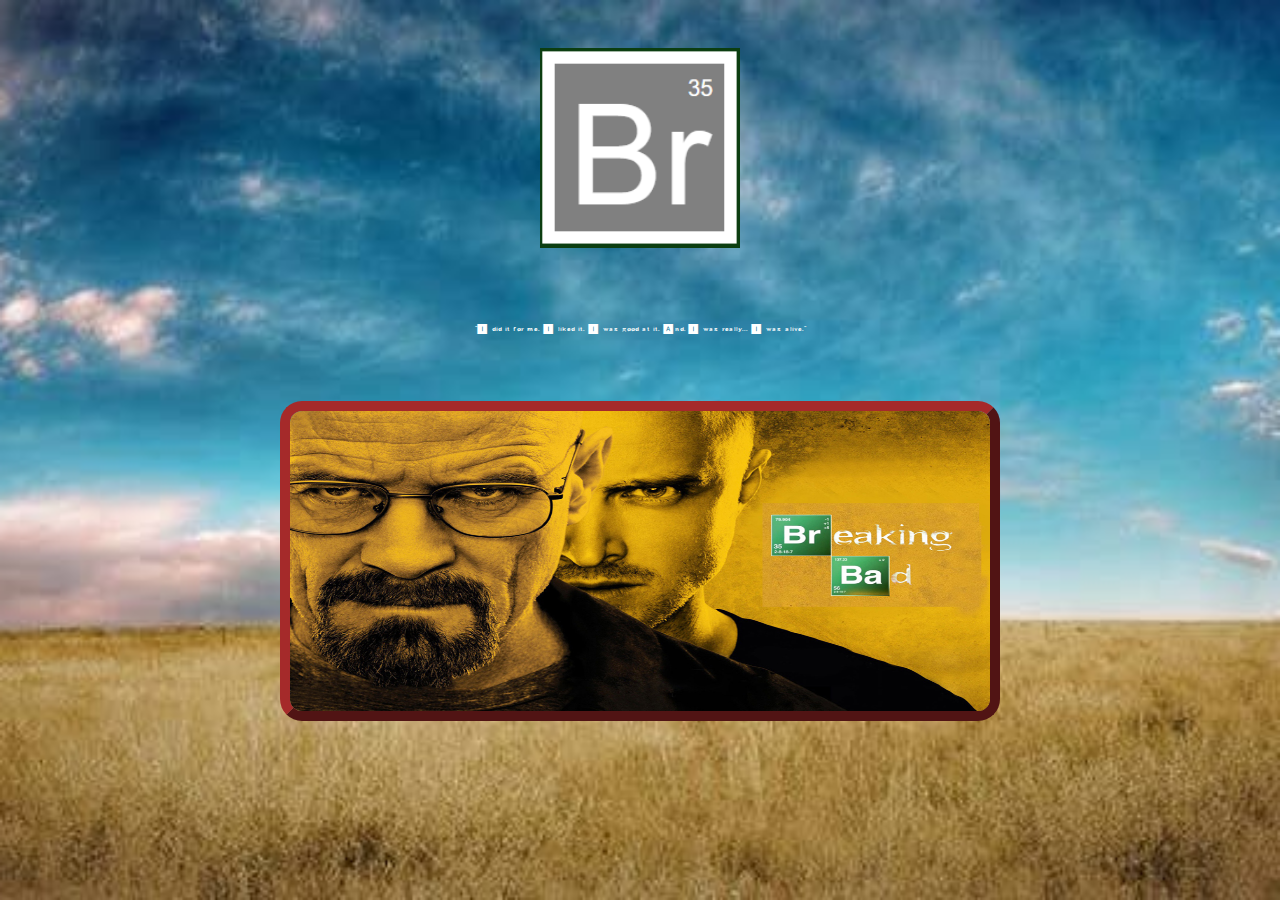
<file: index.html>
<!DOCTYPE html>
<html lang="es">
<head>
  <meta charset="UTF-8" />
  <title>Breaking Bad - Página Principal</title>
  <link rel="icon" type="image/png" href="img/icon.png" />
  <link rel="stylesheet" href="css/styles.css" />
</head>
<body class="index-body">

  <div class="logo-cont">
    <img 
      src="img/logo.PNG" 
      alt="Logo Breaking Bad" 
       
      class="logo"
    />
  </div>

  <div class="leyenda">
    <p>"I did it for me. I liked it. I was good at it. And, I was really... I was alive."</p>
  </div>

  <div class="poster-cont">
    <img 
      src="img/poster.jpg" 
      alt="Poster de Breaking Bad" 
      usemap="#bbmap"
      class="poster"
    />
    <map name="bbmap">
      <area 
        shape="rect"
        coords="481,103,661,143"
        href="formulario.html"
        alt="Breaking"
      />
      
      <area
        shape="rect"
        coords="541,144,625,185"
        href="tabla.html"
        alt="Bad"
      />
    </map>
  </div>

  </body>
</html>
</file>
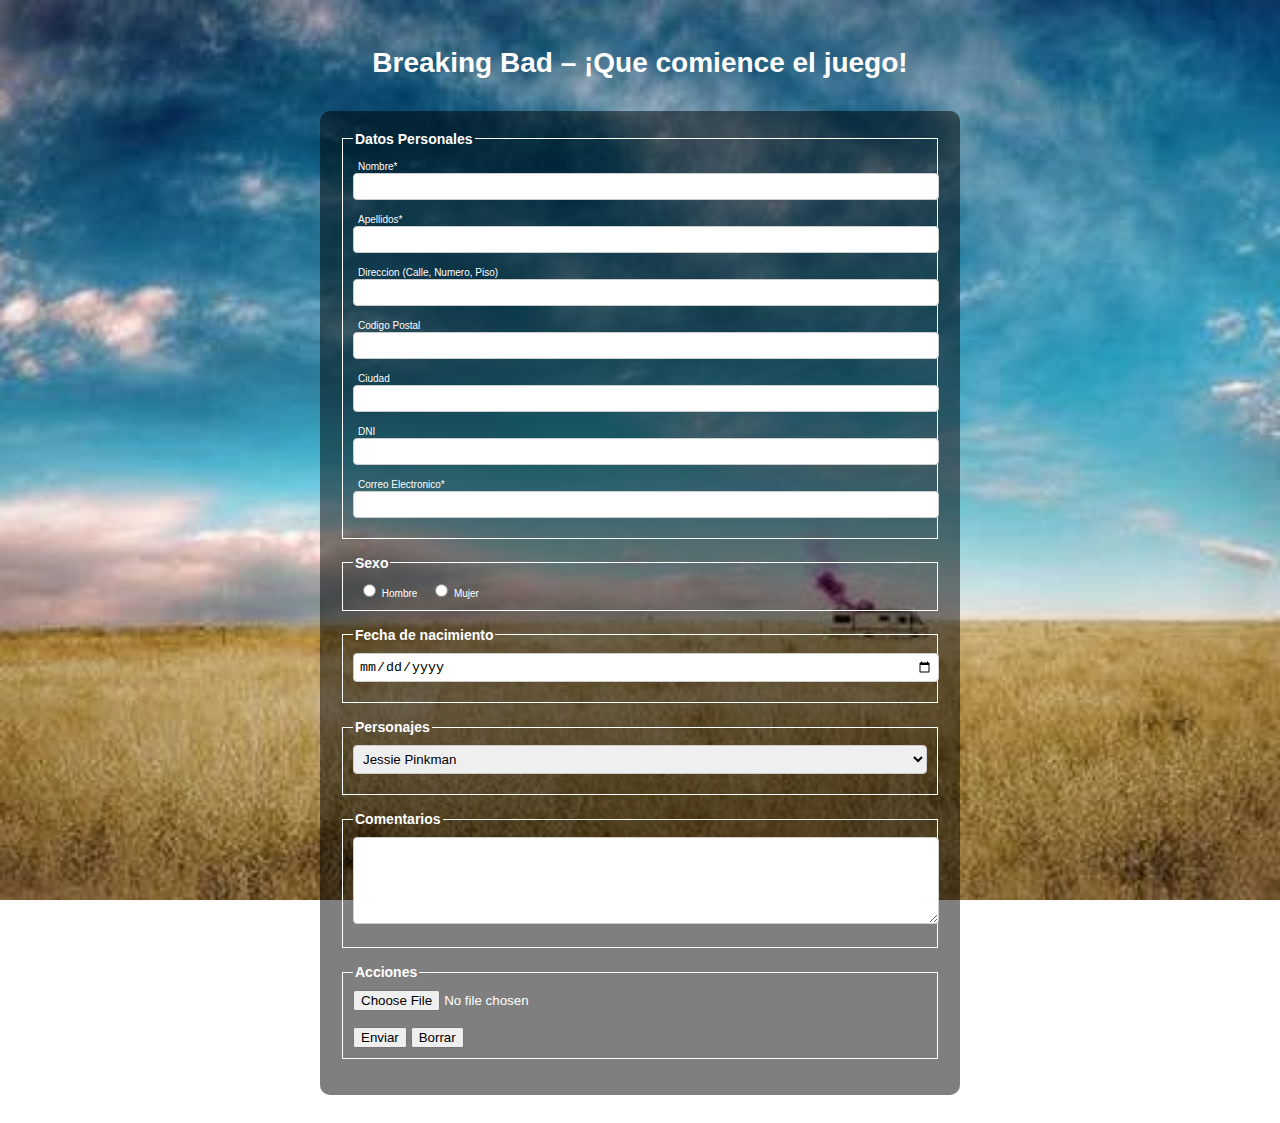
<file: formulario.html>
<!DOCTYPE html>
<html lang="es">
<head>
  <meta charset="UTF-8" />
  <title>Formulario - Breaking Bad</title>
  <link rel="icon" type="image/png" href="img/icon.png" />
  <link rel="stylesheet" href="css/styles.css" />
</head>
<body class="form-body">
  <h1 class="title">Breaking Bad – ¡Que comience el juego!</h1>

  <form 
    action="mailto:raul.rodriguez@proeducaglobal.com" 
    method="post" 
    enctype="text/plain"
  >
    <fieldset>
      <legend class="">Datos Personales</legend>
      
      <label for="nombre">Nombre*</label>
      <input type="text" id="nombre" name="nombre" required />

      <label for="apellidos">Apellidos*</label>
      <input type="text" id="apellidos" name="apellidos" required />

      <label for="direccion">Direccion (Calle, Numero, Piso)</label>
      <input type="text" id="direccion" name="direccion" />

      <label for="cp">Codigo Postal</label>
      <input type="text" id="cp" name="cp" />

      <label for="ciudad">Ciudad</label>
      <input type="text" id="ciudad" name="ciudad" />

      <label for="dni">DNI</label>
      <input type="text" id="dni" name="dni" />

      <label for="email">Correo Electronico*</label>
      <input type="email" id="email" name="email" required />
    </fieldset>

    <fieldset>
      <legend>Sexo</legend>
      <label>
        <input type="radio" name="sexo" value="hombre" />
        Hombre
      </label>
      <label>
        <input type="radio" name="sexo" value="mujer" />
        Mujer
      </label>
    </fieldset>

    <fieldset>
      <legend>Fecha de nacimiento</legend>
      <input type="date" name="fecha_nacimiento" />
    </fieldset>

    <fieldset>
      <legend>Personajes</legend>
      <select name="personaje">
        <option value="Jessie Pinkman">Jessie Pinkman</option>
        <option value="Walter White">Walter White</option>
        <option value="Saul Goodman">Saul Goodman</option>
        <option value="Gustavo Fring">Gustavo Fring</option>
        <option value="Pollos Hermanos">Pollos Hermanos</option>
        <option value="Otros">Otros personajes</option>
      </select>
    </fieldset>

    <fieldset>
      <legend>Comentarios</legend>
      <textarea name="comentarios" rows="5" cols="50"></textarea>
    </fieldset>

    <fieldset>
      <legend>Acciones</legend>
      <input type="file" id="archivo" name="archivo" />
      <br>
      <br>
      <input type="submit" value="Enviar" class="pointer"/>
      <input type="reset" value="Borrar" class="pointer"/>
    </fieldset>

  </form>
</body>
</html>
</file>
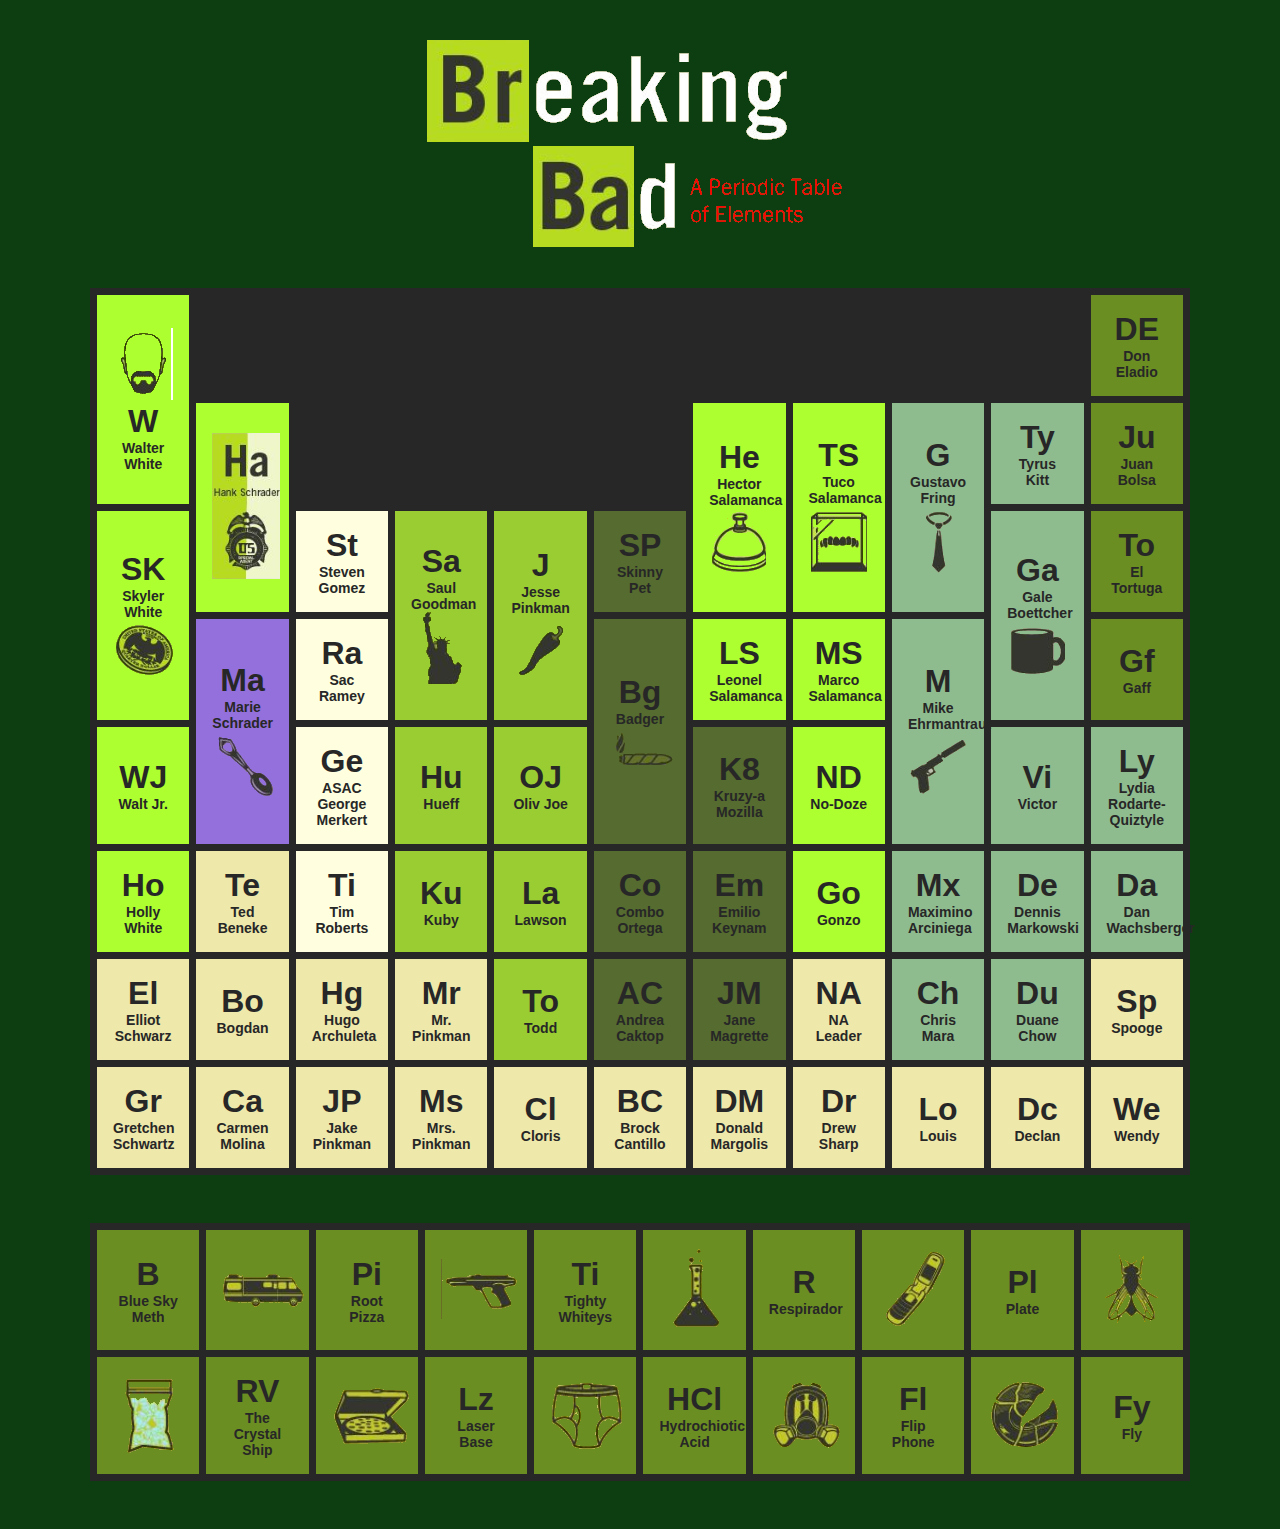
<file: tabla.html>
<!DOCTYPE html>
<html lang="es">
<head>
  <meta charset="UTF-8" />
  <title>Breaking Bad - Tabla Periódica</title>
  <link rel="stylesheet" href="css/styles.css" />
</head>
<body class="tabla-quimica">

  <header>
     <div class="cabecera">
        <img src="img/cabecera.png" alt="Logo Breaking Bad" />
     </div>
  </header>

      
 <main class="tabla-body">
    <table>
      <tr>
        <td rowspan="2">
          <img src="img/walterwhite.png" alt="Icono de Chile" class="icono" />
          <div class="simbolo">W</div>
          <div class="nombre">Walter White</div>
        </td>
        <td class="fondo"></td>
        <td class="fondo"></td>
        <td class="fondo"></td>
        <td class="fondo"></td>
        <td class="fondo"></td>
        <td class="fondo"></td>
        <td class="fondo"></td>
        <td class="fondo"></td>
        <td class="fondo"></td>
        <td class="oliva">
          <div class="simbolo">DE</div>
          <div class="nombre">Don Eladio</div>
        </td>
      </tr>

      <tr>
        
        <td rowspan="2">
          <img src="img/hankschrader.png" alt="Icono Hank" class="icono"/>
        </td>
        <td class="fondo"></td>
        <td class="fondo"></td>
        <td class="fondo"></td>
        <td class="fondo"></td>
        <td rowspan="2">
          <div class="simbolo">He</div>
          <div class="nombre">Hector Salamanca</div>
          <img src="img/hectorsalamanca.png" alt="Icono He" class="icono" />
        </td>
        <td rowspan="2">
          <div class="simbolo">TS</div>
          <div class="nombre">Tuco Salamanca</div>
          <img src="img/tucosalamanca.png" alt="Icono TS" class="icono" />
        </td>
        <td rowspan="2" class="sea">
          <div class="simbolo">G</div>
          <div class="nombre">Gustavo Fring</div>
          <img src="img/gustavofrink.png" alt="Icono He" class="icono" />
        </td>
        <td class="sea">
          <div class="simbolo">Ty</div>
          <div class="nombre">Tyrus Kitt</div></td>
        <td class="oliva">
          <div class="simbolo">Ju</div>
          <div class="nombre">Juan Bolsa</div>
        </td>
      </tr>

      <tr>
        <td rowspan="2">
          <div class="simbolo">SK</div>
          <div class="nombre">Skyler White</div>
          <img src="img/skylerwhite.png" alt="Icono SK" class="icono" />
        </td>
        <td class="claro">
          <div class="simbolo">St</div>
          <div class="nombre">Steven Gomez</div>
        </td>
        <td rowspan="2" class = "medio_verde">
          <div class="simbolo">Sa</div>
          <div class="nombre">Saul Goodman</div>
          <img src="img/saulgoodman.png" alt="Icono Saul" class="icono" />
        </td>
        <td rowspan="2" class = "medio_verde">
          <div class="simbolo">J</div>
          <div class="nombre">Jesse Pinkman</div>
          <img src="img/jessiepinkman.png" alt="Icono Jesse" class="icono" />
        </td>
        <td class="verde">
          <div class="simbolo">SP</div>
          <div class="nombre">Skinny Pet</div>
        </td>
        <td rowspan="2" class="sea">
          <div class="simbolo">Ga</div>
          <div class="nombre">Gale Boettcher</div>
          <img src="img/gale.png" alt="Icono Gale" class="icono" />
        </td>
        <td class="oliva">
          <div class="simbolo">To</div>
          <div class="nombre">El Tortuga</div>
        </td>
      </tr>

      <tr>
        <td rowspan="2" class="purple">
          <div class="simbolo">Ma</div>
          <div class="nombre">Marie Schrader</div>
          <img src="img/marieschrader.png" alt="Icono Marie" class="icono" />
        </td>
      
        <td class="claro">
          <div class="simbolo">Ra</div>
          <div class="nombre">Sac Ramey</div>
        </td>
        <td rowspan="2" class="verde">
          <div class="simbolo">Bg</div>
          <div class="nombre">Badger</div>
          <img src="img/badger.png" alt="Icono Badger" class="icono" />
        </td>
        <td>
          <div class="simbolo">LS</div>
          <div class="nombre">Leonel Salamanca</div>
        </td>
        <td>
          <div class="simbolo">MS</div>
          <div class="nombre">Marco Salamanca</div>
        </td>
        <td rowspan="2" class="sea">
          <div class="simbolo">M</div>
          <div class="nombre">Mike Ehrmantraut</div>
          <img src="img/mike.png" alt="Icono Mike" class="icono" />
        </td>
        <td class="oliva">
          <div class="simbolo">Gf</div>
          <div class="nombre">Gaff</div>
        </td>
      </tr>

      <tr>
        <td>
          <div class="simbolo">WJ</div>
          <div class="nombre">Walt Jr.</div>
        </td>
        <td class="claro">
          <div class="simbolo">Ge</div>
          <div class="nombre">ASAC George Merkert</div>
        </td>
        <td class = "medio_verde">
          <div class="simbolo">Hu</div>
          <div class="nombre">Hueff</div>
        </td>
        <td class = "medio_verde">
          <div class="simbolo">OJ</div>
          <div class="nombre">Oliv Joe</div>
        </td>
        <td class="verde">
          <div class="simbolo">K8</div>
          <div class="nombre">Kruzy-a Mozilla</div>
        </td>
        <td>
          <div class="simbolo">ND</div>
          <div class="nombre">No-Doze</div>
        </td>
        <td class="sea">
          <div class="simbolo">Vi</div>
          <div class="nombre">Victor</div>
        </td>
        <td class="sea">
          <div class="simbolo">Ly</div>
          <div class="nombre">Lydia Rodarte-Quiztyle</div>
        </td>
      </tr>

      <tr>
        <td>
          <div class="simbolo">Ho</div>
          <div class="nombre">Holly White</div>
        </td>
        <td class="verde_claro">
          <div class="simbolo">Te</div>
          <div class="nombre">Ted Beneke</div>
        </td>
        <td class="claro">
          <div class="simbolo">Ti</div>
          <div class="nombre">Tim Roberts</div>
        </td>
        <td class = "medio_verde">
          <div class="simbolo">Ku</div>
          <div class="nombre">Kuby</div>
        </td>
        <td class = "medio_verde">
          <div class="simbolo">La</div>
          <div class="nombre">Lawson</div>
        </td>
        <td class="verde">
          <div class="simbolo">Co</div>
          <div class="nombre">Combo Ortega</div>
        </td>
        <td class="verde">
          <div class="simbolo">Em</div>
          <div class="nombre">Emilio Keynam</div>
        </td>
        <td>
          <div class="simbolo">Go</div>
          <div class="nombre">Gonzo</div>
        </td>
        <td class="sea">
          <div class="simbolo">Mx</div>
          <div class="nombre">Maximino Arciniega</div>
        </td>
        <td class="sea">
          <div class="simbolo">De</div>
          <div class="nombre">Dennis Markowski</div>
        </td>
        <td class="sea">
          <div class="simbolo">Da</div>
          <div class="nombre">Dan Wachsberger</div>
        </td>
      </tr>

      <tr>
        <td class="verde_claro">
          <div class="simbolo">El</div>
          <div class="nombre">Elliot Schwarz</div>
        </td>
        <td class="verde_claro">
          <div class="simbolo">Bo</div>
          <div class="nombre">Bogdan</div>
        </td>
        <td class="verde_claro">
          <div class="simbolo">Hg</div>
          <div class="nombre">Hugo Archuleta</div>
        </td>
        <td class="verde_claro">
          <div class="simbolo">Mr</div>
          <div class="nombre">Mr. Pinkman</div>
        </td>
        <td class = "medio_verde">
          <div class="simbolo">To</div>
          <div class="nombre">Todd</div>
        </td>
        <td class="verde">
          <div class="simbolo">AC</div>
          <div class="nombre">Andrea Caktop</div>
        </td>
        <td class="verde">
          <div class="simbolo">JM</div>
          <div class="nombre">Jane Magrette</div>
        </td>
        <td class="verde_claro">
          <div class="simbolo">NA</div>
          <div class="nombre">NA Leader</div>
        </td>
        <td class="sea">
          <div class="simbolo">Ch</div>
          <div class="nombre">Chris Mara</div>
        </td>
        <td class="sea">
          <div class="simbolo">Du</div>
          <div class="nombre">Duane Chow</div>
        </td>
        <td class="verde_claro">
          <div class="simbolo">Sp</div>
          <div class="nombre">Spooge</div>
        </td>
      </tr>

      <tr class="verde_claro">
        <td>
          <div class="simbolo">Gr</div>
          <div class="nombre">Gretchen Schwartz</div>
        </td>
        <td>
          <div class="simbolo">Ca</div>
          <div class="nombre">Carmen Molina</div>
        </td>
        <td>
          <div class="simbolo">JP</div>
          <div class="nombre">Jake Pinkman</div>
        </td>
        <td>
          <div class="simbolo">Ms</div>
          <div class="nombre">Mrs. Pinkman</div>
        </td>
        <td>
          <div class="simbolo">Cl</div>
          <div class="nombre">Cloris</div>
        </td>
        <td>
          <div class="simbolo">BC</div>
          <div class="nombre">Brock Cantillo</div>
        </td>
        <td>
          <div class="simbolo">DM</div>
          <div class="nombre">Donald Margolis</div>
        </td>
        <td>
          <div class="simbolo">Dr</div>
          <div class="nombre">Drew Sharp</div>
        </td>
        <td>
          <div class="simbolo">Lo</div>
          <div class="nombre">Louis</div>
        </td>
        <td>
          <div class="simbolo">Dc</div>
          <div class="nombre">Declan</div>
        </td>
        <td>
          <div class="simbolo">We</div>
          <div class="nombre">Wendy</div>
        </td>
      </tr>
    </table>

    <table class = "table2">
      <tr>
        <td>
          <div class="simbolo">B</div>
          <div class="nombre">Blue Sky Meth</div>
        </td>
        <td><img src="img/bus.png" alt="bus" class="icono"></td>
        <td>
          <div class="simbolo">Pi</div>
          <div class="nombre">Root Pizza</div>
        </td>
        <td><img src="img/pistola.png" alt="pistola" class="icono"></td>
        <td>
          <div class="simbolo">Ti</div>
          <div class="nombre">Tighty Whiteys</div>
        </td>
        <td><img src="img/pocima.png" alt="pocima" class="icono"></td>
        <td>
          <div class="simbolo">R</div>
          <div class="nombre">Respirador</div>
        </td>
        <td><img src="img/movil.png" alt="movil" class="icono"></td>
        <td>
          <div class="simbolo">Pl</div>
          <div class="nombre">Plate</div>
        </td>
        <td><img src="img/mosca.png" alt="mosca" class="icono"></td>
      </tr>

      <tr>
        <td><img src="img/cristal.png" alt="cristal" class="icono"></td>
        <td>
          <div class="simbolo">RV</div>
          <div class="nombre">The Crystal Ship</div>
        </td>
        <td><img src="img/pizza.png" alt="pizza" class="icono"></td>
        <td>
          <div class="simbolo">Lz</div>
          <div class="nombre">Laser Base</div>
        </td>
        <td><img src="img/calzoncillos.png" alt="calzoncillos" class="icono"></td>
        <td>
          <div class="simbolo">HCl</div>
          <div class="nombre">Hydrochiotic Acid</div>
        </td>
        <td><img src="img/mascara.png" alt="mascara" class="icono"></td>
        <td>
          <div class="simbolo">Fl</div>
          <div class="nombre">Flip Phone</div>
        </td>
        <td><img src="img/plato.png" alt="plato" class="icono"></td>
        <td>
          <div class="simbolo">Fy</div>
          <div class="nombre">Fly</div>
        </td>
      </tr>
    </table>
  </main>

</body>
</html>
</file>
<file: css/styles.css>
@font-face {
    font-family: 'BreakingBad';
    src: url('../fonts/Breaking\ Bad.ttf') format('truetype');
    font-size: rem;
  }
  
  body {
    font-family: 'BreakingBad', Helvetica;
    font-size: 14px;/* Tamaño de fuente general para textos grandes */
    color: #fff;     /* Texto en blanco, por ejemplo */
    background-color: #0c3e11;
  }
  
  .index-body {
    background: url('../img/fondo.jpg') no-repeat center fixed;
    background-size: cover; /* Forzamos Helvetica aquí */
    color: #fff;
    padding: 20px;
  }
  
  .form-body {
    background: url('../img/fondo.jpg') no-repeat center fixed;
    background-size: cover; /* Forzamos Helvetica aquí */
    color: #fff;
    padding: 20px;
    font-family: Helvetica;
  }


  /*
  index.html
  */
  .leyenda {
    text-align: center;
    padding: 20px;
  }

  .logo-cont {
    text-align: center;
    margin-top: 20px;
    margin-bottom: 2rem; 
  }
  
  .logo {
    width: 200px;
    height: 200px;
    
  }

  .poster-cont {
    text-align: center;
    margin: 2rem;
  }
  
  .poster {
    width: 700px;
    height: 300px;
    border: 10px outset brown;
    border-radius: 22px;
  }

  
  /*
  formulario.html
  */

  form {
    max-width: 600px;
    margin: 0 auto;
    background-color: rgba(0,0,0,0.5);
    padding: 20px;
    border-radius: 10px;
  }
  
  fieldset {
    margin-bottom: 1rem;
    border: 1px solid white;
    padding: 10px;
  }
  
  legend {
    font-weight: bold;
  }
  
  label {
    margin: 5px;
    font-size: 10px;
  }
  
  input[type="text"],
  input[type="email"],
  input[type="date"],
  select,
  textarea {
    width: 100%;
    padding: 5px;
    margin-bottom: 10px;
    border-radius: 4px;
    border: 1px solid #ccc;
  }
  
  .title {
    text-align: center;
    margin-bottom: 2rem;
  }

  .pointer {
    cursor: pointer
  }


  
  /*
  tabla.html
  */
  

  .cabecera {
    text-align: center;
    margin: 2rem;

  }
 

  .tabla-quimica td {
    border: 7px solid #272727;
    padding: 1rem;
    text-align: center;
  }


  table {
    border: 7px solid #272727;
    margin: 0 auto;
    font-family: Helvetica;
    color:#272727;
    font-weight: bolder;
    border-collapse: collapse;
    table-layout: fixed;
    width: 1100px;
    height: px;
    background-color: greenyellow;
  }
  
  .table2 {
    margin-top: 3rem;
    margin-bottom: 3rem;
    background-color: olivedrab;
  }

  .fondo {
    background-color: #272727;
  }

  .medio_verde {
    background-color: yellowgreen;

  }

  .purple {
    background-color: mediumpurple;
  }

  .claro {
    background-color: lightyellow;
  }

  .simbolo {
    font-size: 2rem;
  }

  .oliva {
    background-color: olivedrab;
  }

  .sea{
    background-color: darkseagreen;
  }
   
  .verde_claro {
    background-color: palegoldenrod;
  }

  .verde {
    background-color: darkolivegreen;
  }
</file>
